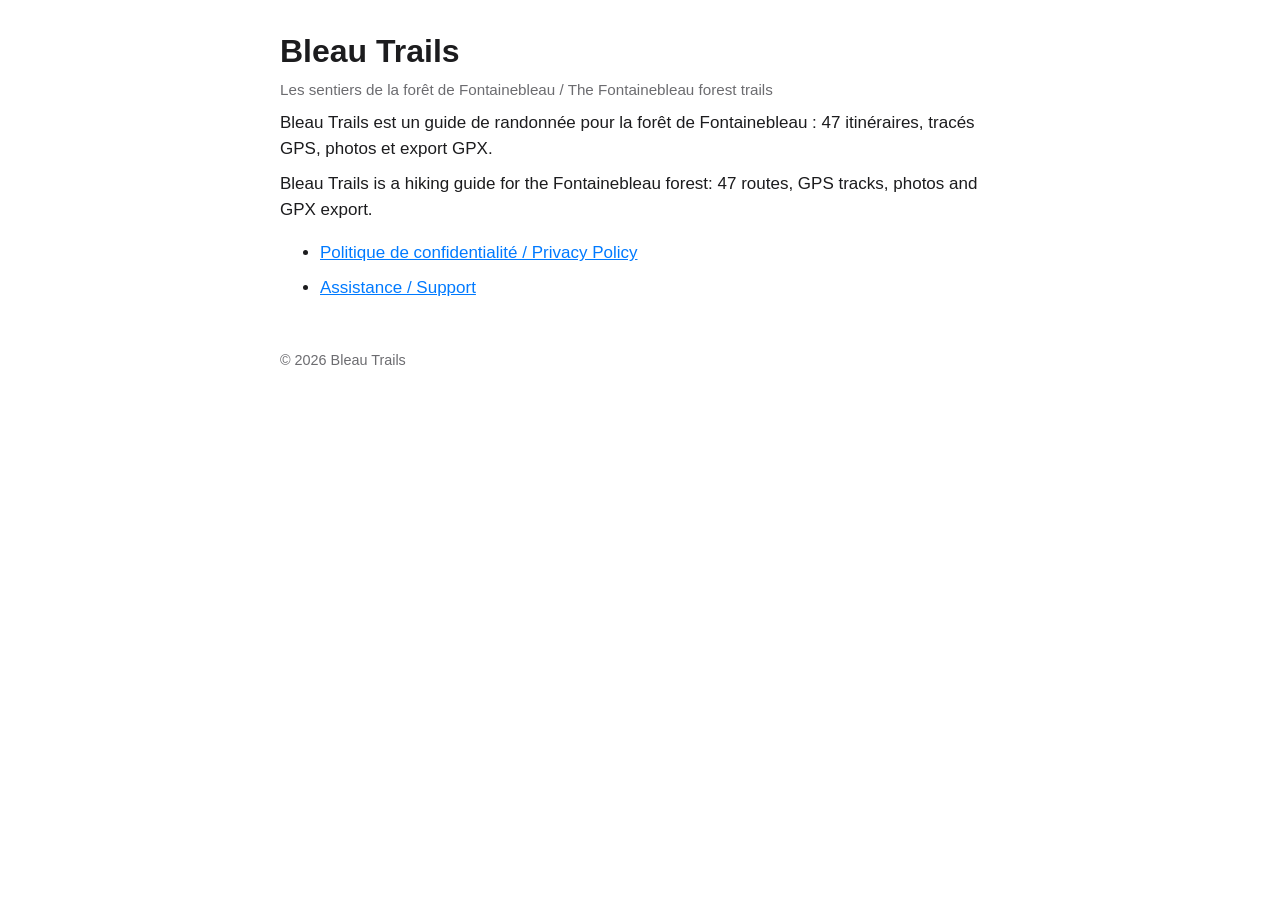
<file: index.html>
<!doctype html>
<html lang="fr">
<head>
  <meta charset="utf-8">
  <meta name="viewport" content="width=device-width, initial-scale=1">
  <title>Bleau Trails</title>
  <link rel="stylesheet" href="style.css">
</head>
<body>
<main>
  <h1>Bleau Trails</h1>
  <p class="muted">Les sentiers de la forêt de Fontainebleau / The Fontainebleau forest trails</p>
  <p>Bleau Trails est un guide de randonnée pour la forêt de Fontainebleau : 47 itinéraires, tracés GPS, photos et export GPX.</p>
  <p>Bleau Trails is a hiking guide for the Fontainebleau forest: 47 routes, GPS tracks, photos and GPX export.</p>
  <ul>
    <li><a href="privacy.html">Politique de confidentialité / Privacy Policy</a></li>
    <li><a href="support.html">Assistance / Support</a></li>
  </ul>
  <footer>© 2026 Bleau Trails</footer>
</main>
</body>
</html>
</file>
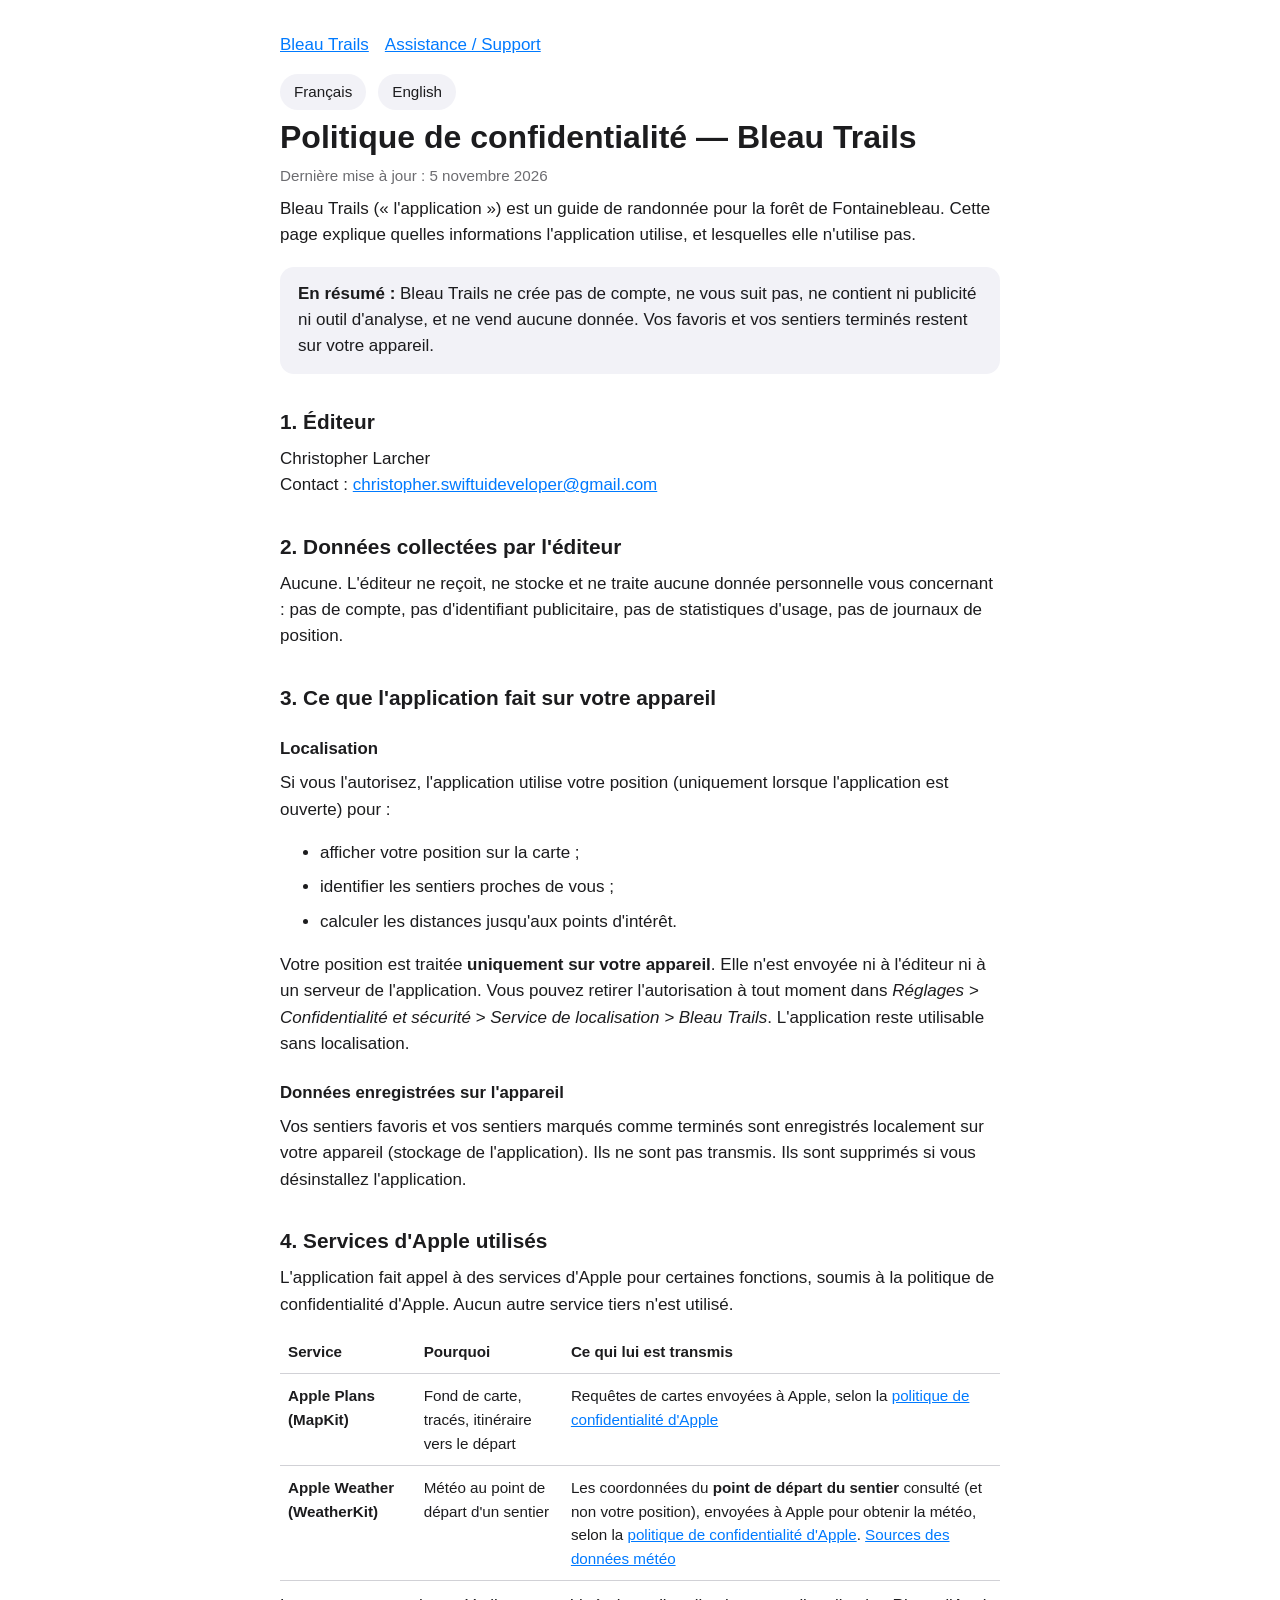
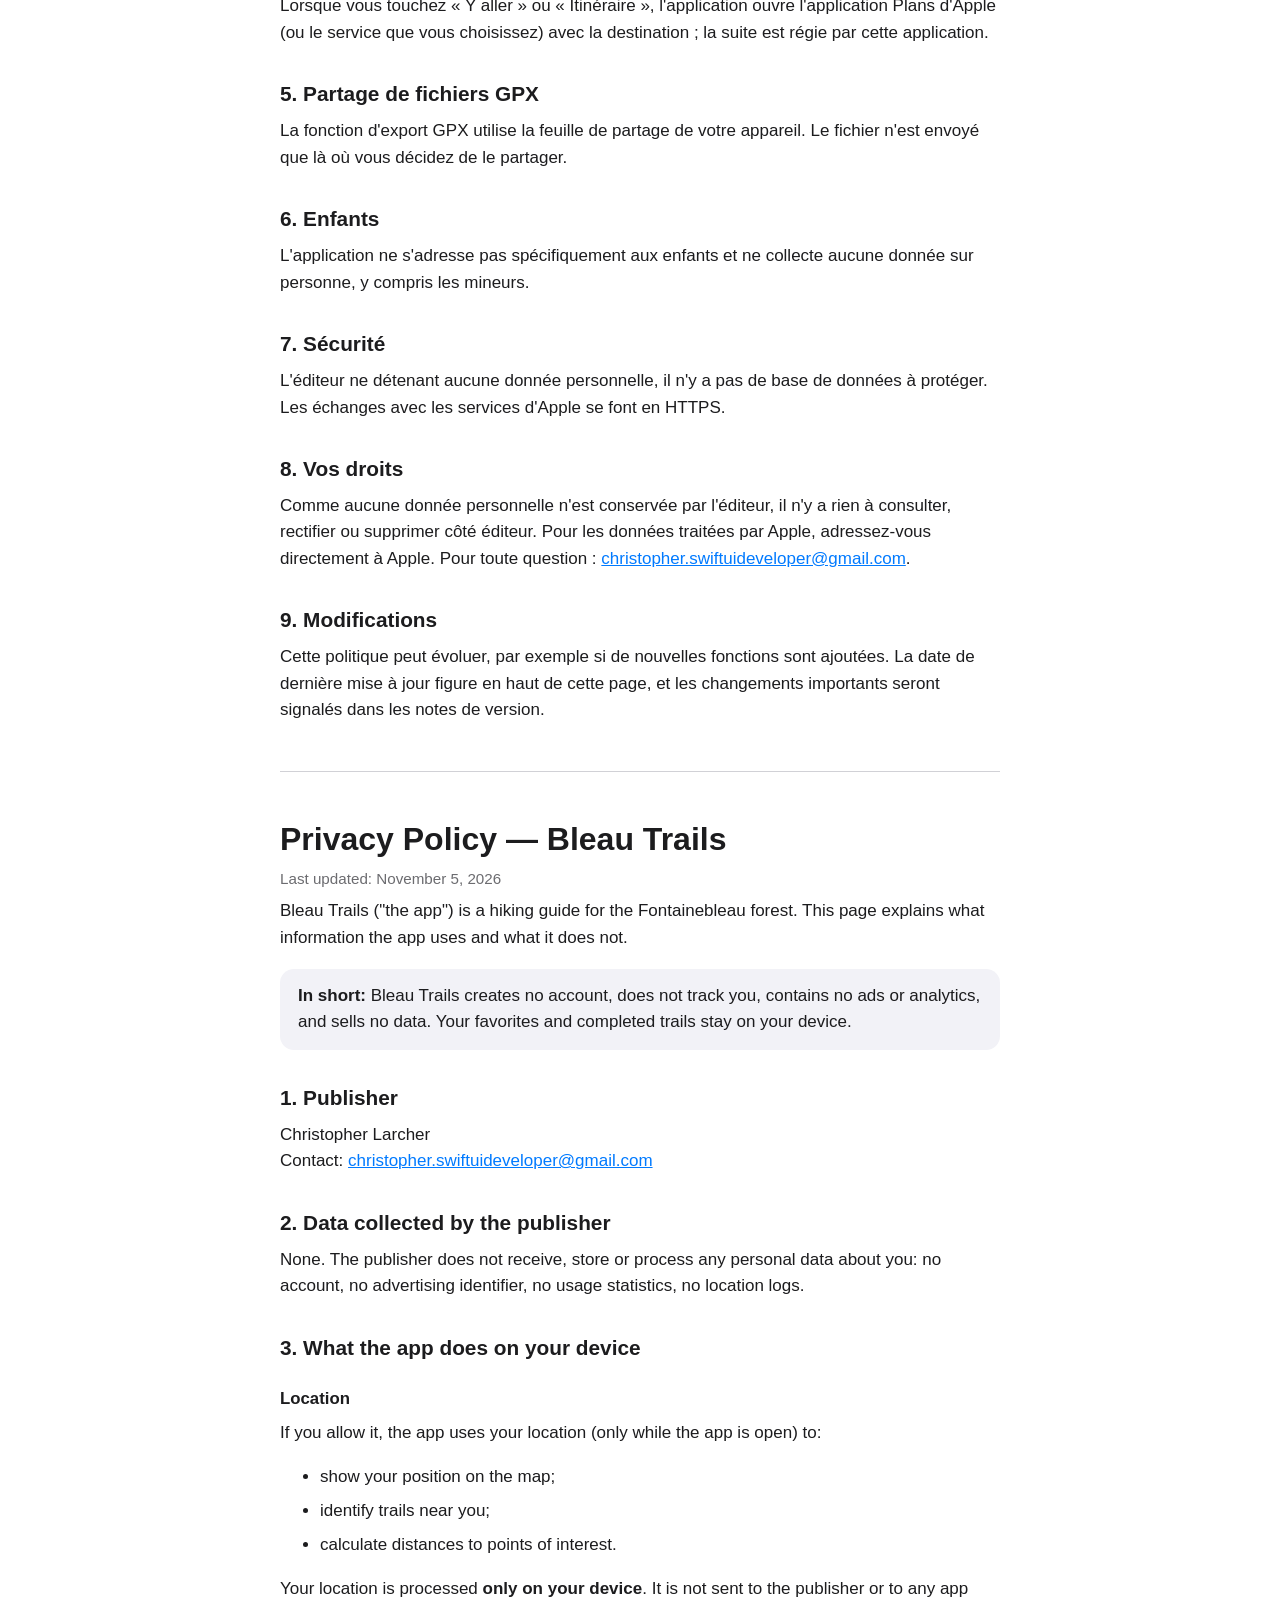
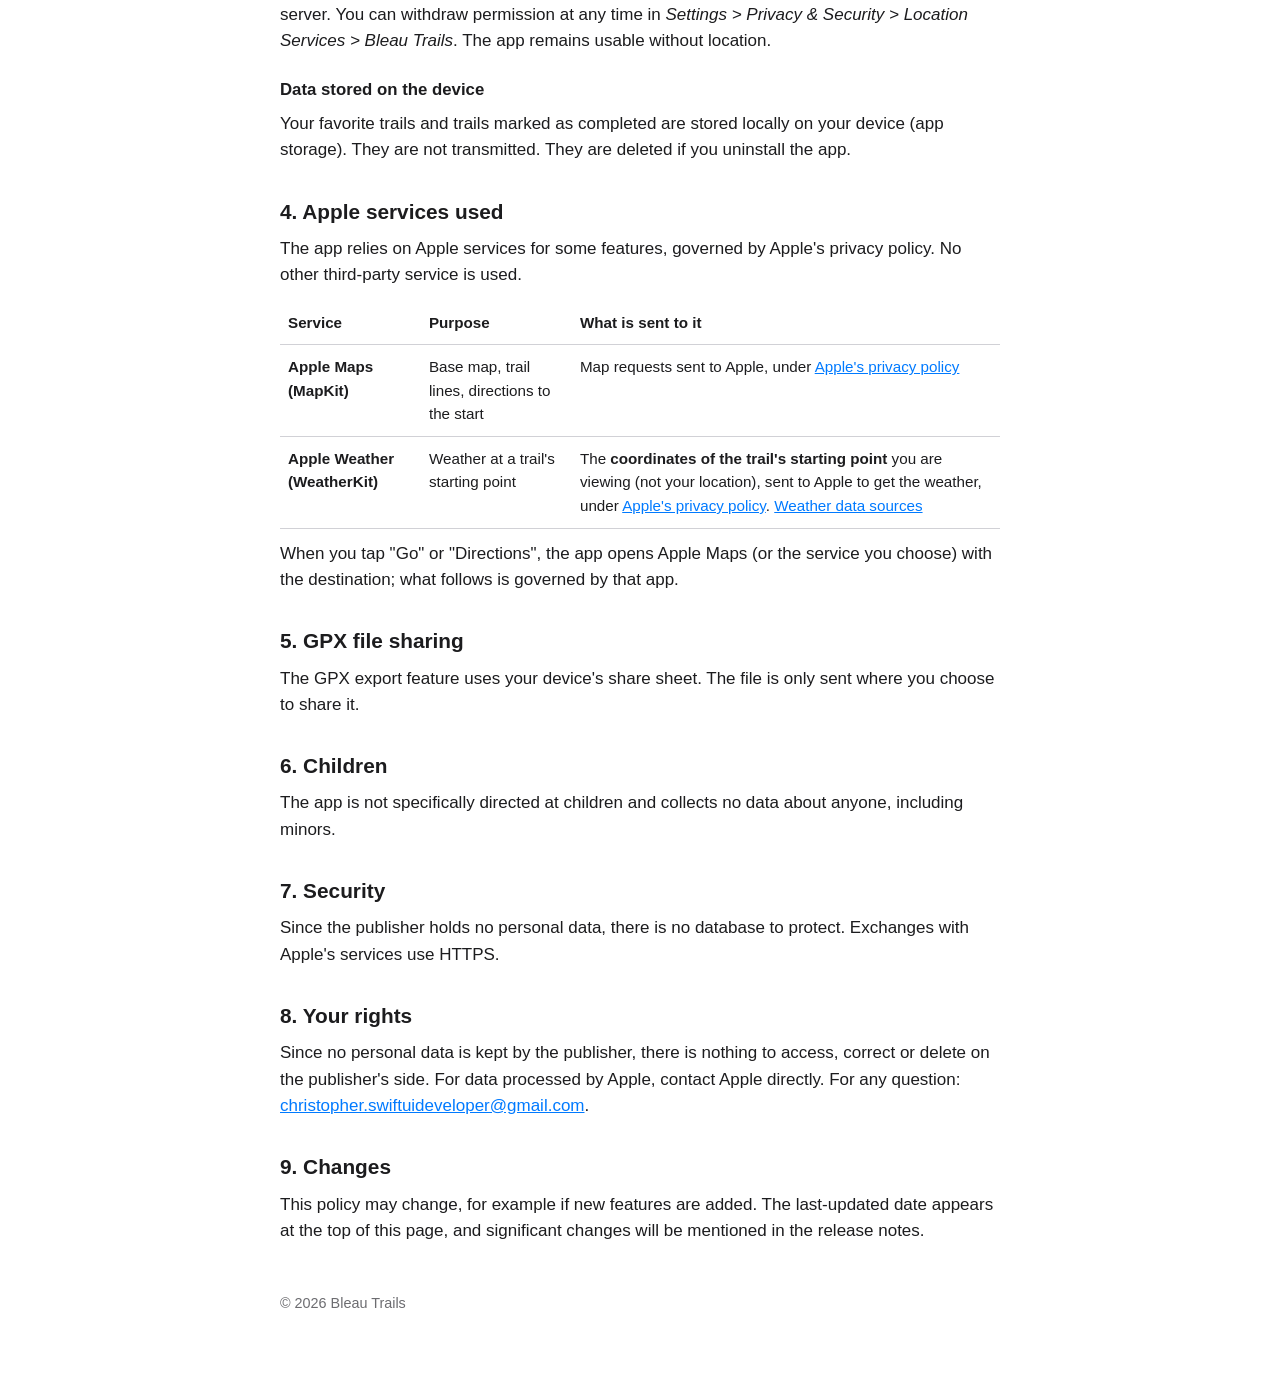
<file: privacy.html>
<!doctype html>
<html lang="fr">
<head>
  <meta charset="utf-8">
  <meta name="viewport" content="width=device-width, initial-scale=1">
  <title>Bleau Trails — Politique de confidentialité / Privacy Policy</title>
  <link rel="stylesheet" href="style.css">
</head>
<body>
<main>
  <nav><a href="index.html">Bleau Trails</a><a href="support.html">Assistance / Support</a></nav>
  <div class="lang"><a href="#fr">Français</a><a href="#en">English</a></div>

  <section id="fr" lang="fr">
    <h1>Politique de confidentialité — Bleau Trails</h1>
    <p class="muted">Dernière mise à jour : 5 novembre 2026</p>
    <p>Bleau Trails (« l'application ») est un guide de randonnée pour la forêt de Fontainebleau. Cette page explique quelles informations l'application utilise, et lesquelles elle n'utilise pas.</p>
    <div class="summary"><strong>En résumé :</strong> Bleau Trails ne crée pas de compte, ne vous suit pas, ne contient ni publicité ni outil d'analyse, et ne vend aucune donnée. Vos favoris et vos sentiers terminés restent sur votre appareil.</div>

    <h2>1. Éditeur</h2>
    <p>Christopher Larcher<br>Contact : <a href="mailto:christopher.swiftuideveloper@gmail.com">christopher.swiftuideveloper@gmail.com</a></p>

    <h2>2. Données collectées par l'éditeur</h2>
    <p>Aucune. L'éditeur ne reçoit, ne stocke et ne traite aucune donnée personnelle vous concernant : pas de compte, pas d'identifiant publicitaire, pas de statistiques d'usage, pas de journaux de position.</p>

    <h2>3. Ce que l'application fait sur votre appareil</h2>
    <h3>Localisation</h3>
    <p>Si vous l'autorisez, l'application utilise votre position (uniquement lorsque l'application est ouverte) pour :</p>
    <ul>
      <li>afficher votre position sur la carte ;</li>
      <li>identifier les sentiers proches de vous ;</li>
      <li>calculer les distances jusqu'aux points d'intérêt.</li>
    </ul>
    <p>Votre position est traitée <strong>uniquement sur votre appareil</strong>. Elle n'est envoyée ni à l'éditeur ni à un serveur de l'application. Vous pouvez retirer l'autorisation à tout moment dans <em>Réglages &gt; Confidentialité et sécurité &gt; Service de localisation &gt; Bleau Trails</em>. L'application reste utilisable sans localisation.</p>
    <h3>Données enregistrées sur l'appareil</h3>
    <p>Vos sentiers favoris et vos sentiers marqués comme terminés sont enregistrés localement sur votre appareil (stockage de l'application). Ils ne sont pas transmis. Ils sont supprimés si vous désinstallez l'application.</p>

    <h2>4. Services d'Apple utilisés</h2>
    <p>L'application fait appel à des services d'Apple pour certaines fonctions, soumis à la politique de confidentialité d'Apple. Aucun autre service tiers n'est utilisé.</p>
    <table>
      <tr><th>Service</th><th>Pourquoi</th><th>Ce qui lui est transmis</th></tr>
      <tr><td><strong>Apple Plans (MapKit)</strong></td><td>Fond de carte, tracés, itinéraire vers le départ</td><td>Requêtes de cartes envoyées à Apple, selon la <a href="https://www.apple.com/fr/legal/privacy/">politique de confidentialité d'Apple</a></td></tr>
      <tr><td><strong>Apple Weather (WeatherKit)</strong></td><td>Météo au point de départ d'un sentier</td><td>Les coordonnées du <strong>point de départ du sentier</strong> consulté (et non votre position), envoyées à Apple pour obtenir la météo, selon la <a href="https://www.apple.com/fr/legal/privacy/">politique de confidentialité d'Apple</a>. <a href="https://weatherkit.apple.com/legal-attribution.html">Sources des données météo</a></td></tr>
    </table>
    <p>Lorsque vous touchez « Y aller » ou « Itinéraire », l'application ouvre l'application Plans d'Apple (ou le service que vous choisissez) avec la destination ; la suite est régie par cette application.</p>

    <h2>5. Partage de fichiers GPX</h2>
    <p>La fonction d'export GPX utilise la feuille de partage de votre appareil. Le fichier n'est envoyé que là où vous décidez de le partager.</p>

    <h2>6. Enfants</h2>
    <p>L'application ne s'adresse pas spécifiquement aux enfants et ne collecte aucune donnée sur personne, y compris les mineurs.</p>

    <h2>7. Sécurité</h2>
    <p>L'éditeur ne détenant aucune donnée personnelle, il n'y a pas de base de données à protéger. Les échanges avec les services d'Apple se font en HTTPS.</p>

    <h2>8. Vos droits</h2>
    <p>Comme aucune donnée personnelle n'est conservée par l'éditeur, il n'y a rien à consulter, rectifier ou supprimer côté éditeur. Pour les données traitées par Apple, adressez-vous directement à Apple. Pour toute question : <a href="mailto:christopher.swiftuideveloper@gmail.com">christopher.swiftuideveloper@gmail.com</a>.</p>

    <h2>9. Modifications</h2>
    <p>Cette politique peut évoluer, par exemple si de nouvelles fonctions sont ajoutées. La date de dernière mise à jour figure en haut de cette page, et les changements importants seront signalés dans les notes de version.</p>
  </section>

  <hr>

  <section id="en" lang="en">
    <h1>Privacy Policy — Bleau Trails</h1>
    <p class="muted">Last updated: November 5, 2026</p>
    <p>Bleau Trails ("the app") is a hiking guide for the Fontainebleau forest. This page explains what information the app uses and what it does not.</p>
    <div class="summary"><strong>In short:</strong> Bleau Trails creates no account, does not track you, contains no ads or analytics, and sells no data. Your favorites and completed trails stay on your device.</div>

    <h2>1. Publisher</h2>
    <p>Christopher Larcher<br>Contact: <a href="mailto:christopher.swiftuideveloper@gmail.com">christopher.swiftuideveloper@gmail.com</a></p>

    <h2>2. Data collected by the publisher</h2>
    <p>None. The publisher does not receive, store or process any personal data about you: no account, no advertising identifier, no usage statistics, no location logs.</p>

    <h2>3. What the app does on your device</h2>
    <h3>Location</h3>
    <p>If you allow it, the app uses your location (only while the app is open) to:</p>
    <ul>
      <li>show your position on the map;</li>
      <li>identify trails near you;</li>
      <li>calculate distances to points of interest.</li>
    </ul>
    <p>Your location is processed <strong>only on your device</strong>. It is not sent to the publisher or to any app server. You can withdraw permission at any time in <em>Settings &gt; Privacy &amp; Security &gt; Location Services &gt; Bleau Trails</em>. The app remains usable without location.</p>
    <h3>Data stored on the device</h3>
    <p>Your favorite trails and trails marked as completed are stored locally on your device (app storage). They are not transmitted. They are deleted if you uninstall the app.</p>

    <h2>4. Apple services used</h2>
    <p>The app relies on Apple services for some features, governed by Apple's privacy policy. No other third-party service is used.</p>
    <table>
      <tr><th>Service</th><th>Purpose</th><th>What is sent to it</th></tr>
      <tr><td><strong>Apple Maps (MapKit)</strong></td><td>Base map, trail lines, directions to the start</td><td>Map requests sent to Apple, under <a href="https://www.apple.com/legal/privacy/">Apple's privacy policy</a></td></tr>
      <tr><td><strong>Apple Weather (WeatherKit)</strong></td><td>Weather at a trail's starting point</td><td>The <strong>coordinates of the trail's starting point</strong> you are viewing (not your location), sent to Apple to get the weather, under <a href="https://www.apple.com/legal/privacy/">Apple's privacy policy</a>. <a href="https://weatherkit.apple.com/legal-attribution.html">Weather data sources</a></td></tr>
    </table>
    <p>When you tap "Go" or "Directions", the app opens Apple Maps (or the service you choose) with the destination; what follows is governed by that app.</p>

    <h2>5. GPX file sharing</h2>
    <p>The GPX export feature uses your device's share sheet. The file is only sent where you choose to share it.</p>

    <h2>6. Children</h2>
    <p>The app is not specifically directed at children and collects no data about anyone, including minors.</p>

    <h2>7. Security</h2>
    <p>Since the publisher holds no personal data, there is no database to protect. Exchanges with Apple's services use HTTPS.</p>

    <h2>8. Your rights</h2>
    <p>Since no personal data is kept by the publisher, there is nothing to access, correct or delete on the publisher's side. For data processed by Apple, contact Apple directly. For any question: <a href="mailto:christopher.swiftuideveloper@gmail.com">christopher.swiftuideveloper@gmail.com</a>.</p>

    <h2>9. Changes</h2>
    <p>This policy may change, for example if new features are added. The last-updated date appears at the top of this page, and significant changes will be mentioned in the release notes.</p>
  </section>

  <footer>© 2026 Bleau Trails</footer>
</main>
</body>
</html>
</file>
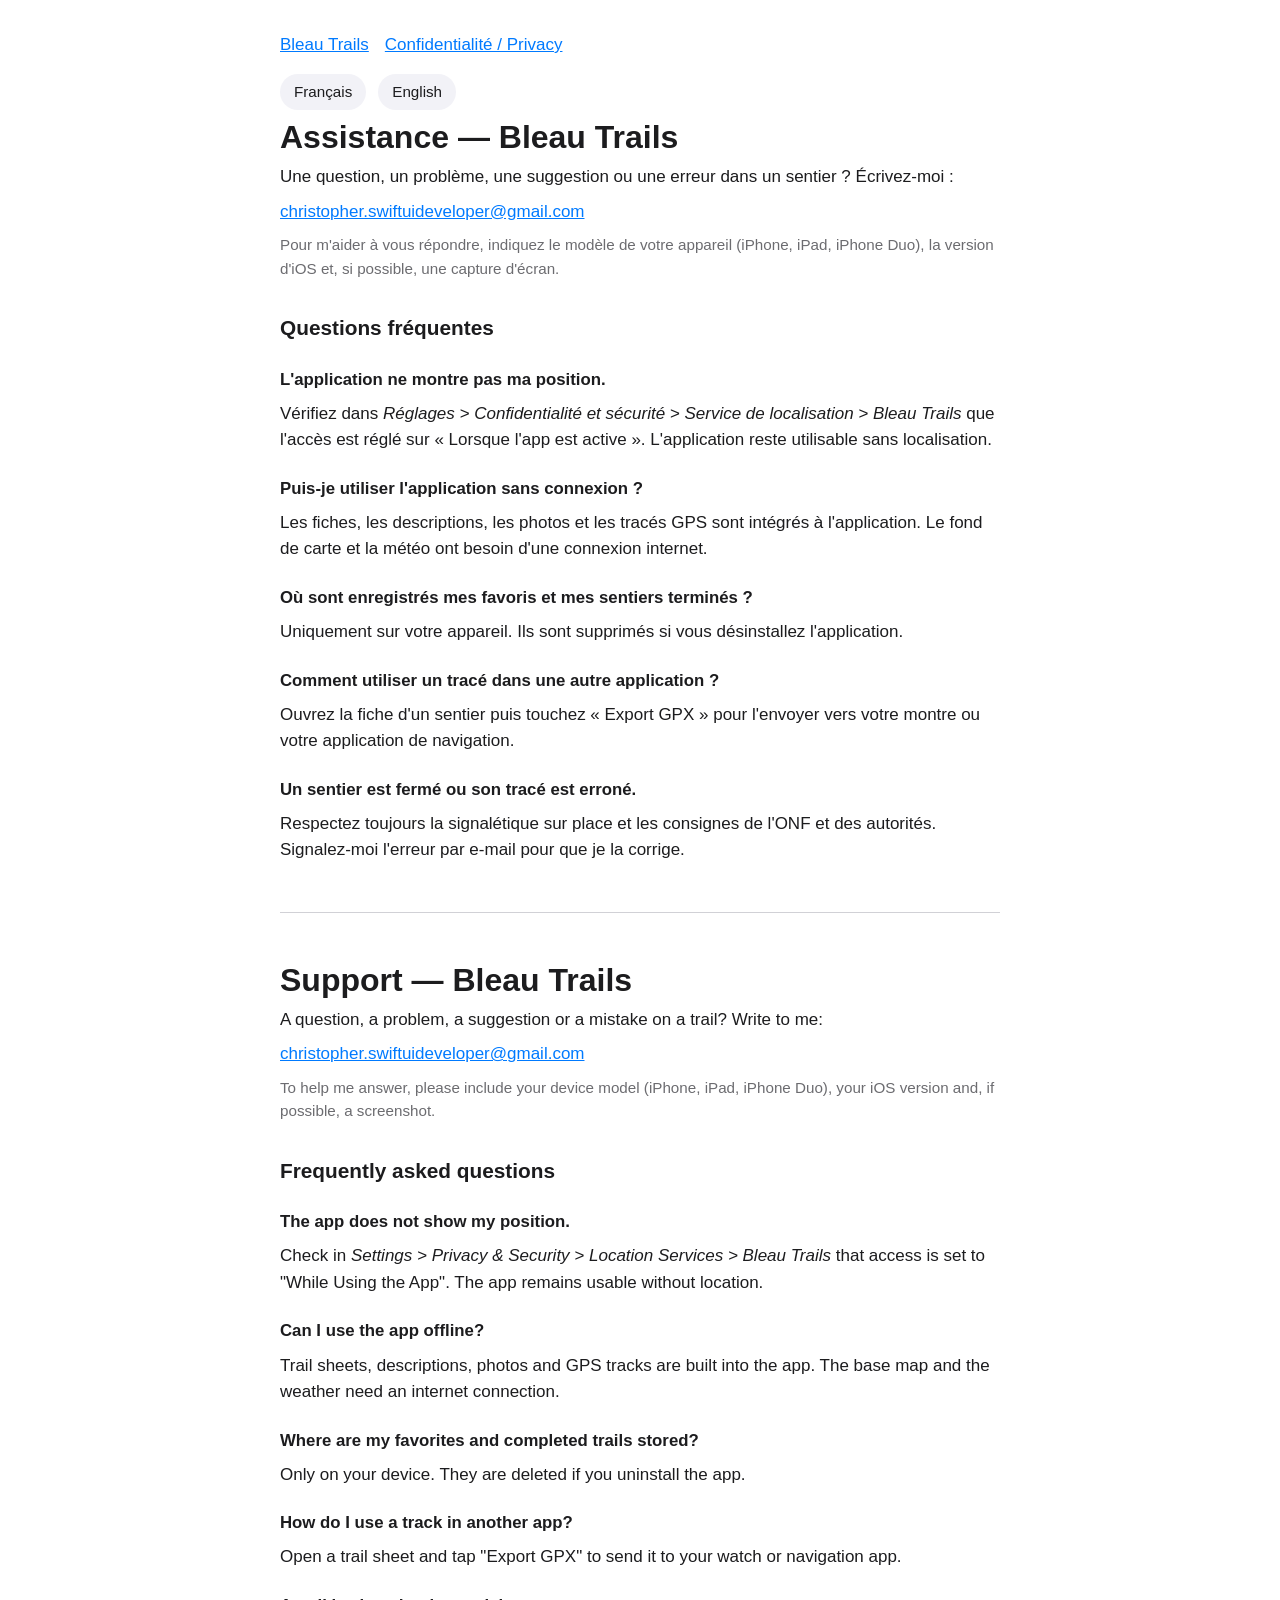
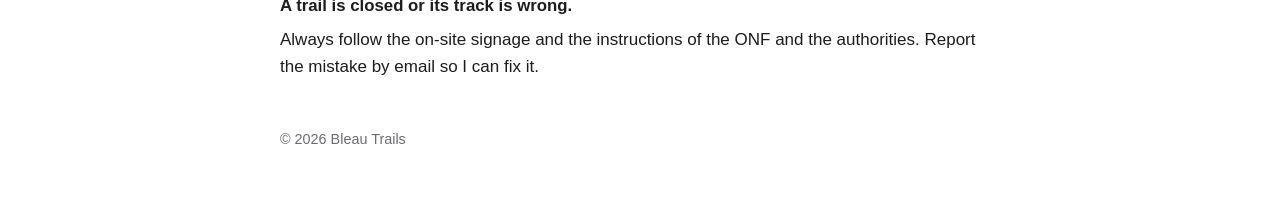
<file: support.html>
<!doctype html>
<html lang="fr">
<head>
  <meta charset="utf-8">
  <meta name="viewport" content="width=device-width, initial-scale=1">
  <title>Bleau Trails — Assistance / Support</title>
  <link rel="stylesheet" href="style.css">
</head>
<body>
<main>
  <nav><a href="index.html">Bleau Trails</a><a href="privacy.html">Confidentialité / Privacy</a></nav>
  <div class="lang"><a href="#fr">Français</a><a href="#en">English</a></div>

  <section id="fr" lang="fr">
    <h1>Assistance — Bleau Trails</h1>
    <p>Une question, un problème, une suggestion ou une erreur dans un sentier ? Écrivez-moi :</p>
    <p><a href="mailto:christopher.swiftuideveloper@gmail.com">christopher.swiftuideveloper@gmail.com</a></p>
    <p class="muted">Pour m'aider à vous répondre, indiquez le modèle de votre appareil (iPhone, iPad, iPhone Duo), la version d'iOS et, si possible, une capture d'écran.</p>

    <h2>Questions fréquentes</h2>
    <h3>L'application ne montre pas ma position.</h3>
    <p>Vérifiez dans <em>Réglages &gt; Confidentialité et sécurité &gt; Service de localisation &gt; Bleau Trails</em> que l'accès est réglé sur « Lorsque l'app est active ». L'application reste utilisable sans localisation.</p>
    <h3>Puis-je utiliser l'application sans connexion ?</h3>
    <p>Les fiches, les descriptions, les photos et les tracés GPS sont intégrés à l'application. Le fond de carte et la météo ont besoin d'une connexion internet.</p>
    <h3>Où sont enregistrés mes favoris et mes sentiers terminés ?</h3>
    <p>Uniquement sur votre appareil. Ils sont supprimés si vous désinstallez l'application.</p>
    <h3>Comment utiliser un tracé dans une autre application ?</h3>
    <p>Ouvrez la fiche d'un sentier puis touchez « Export GPX » pour l'envoyer vers votre montre ou votre application de navigation.</p>
    <h3>Un sentier est fermé ou son tracé est erroné.</h3>
    <p>Respectez toujours la signalétique sur place et les consignes de l'ONF et des autorités. Signalez-moi l'erreur par e-mail pour que je la corrige.</p>
  </section>

  <hr>

  <section id="en" lang="en">
    <h1>Support — Bleau Trails</h1>
    <p>A question, a problem, a suggestion or a mistake on a trail? Write to me:</p>
    <p><a href="mailto:christopher.swiftuideveloper@gmail.com">christopher.swiftuideveloper@gmail.com</a></p>
    <p class="muted">To help me answer, please include your device model (iPhone, iPad, iPhone Duo), your iOS version and, if possible, a screenshot.</p>

    <h2>Frequently asked questions</h2>
    <h3>The app does not show my position.</h3>
    <p>Check in <em>Settings &gt; Privacy &amp; Security &gt; Location Services &gt; Bleau Trails</em> that access is set to "While Using the App". The app remains usable without location.</p>
    <h3>Can I use the app offline?</h3>
    <p>Trail sheets, descriptions, photos and GPS tracks are built into the app. The base map and the weather need an internet connection.</p>
    <h3>Where are my favorites and completed trails stored?</h3>
    <p>Only on your device. They are deleted if you uninstall the app.</p>
    <h3>How do I use a track in another app?</h3>
    <p>Open a trail sheet and tap "Export GPX" to send it to your watch or navigation app.</p>
    <h3>A trail is closed or its track is wrong.</h3>
    <p>Always follow the on-site signage and the instructions of the ONF and the authorities. Report the mistake by email so I can fix it.</p>
  </section>

  <footer>© 2026 Bleau Trails</footer>
</main>
</body>
</html>
</file>
<file: style.css>
:root {
  --bg: #ffffff;
  --fg: #1c1c1e;
  --muted: #6c6c70;
  --accent: #007aff;
  --card: #f2f2f7;
  --line: #d1d1d6;
}
@media (prefers-color-scheme: dark) {
  :root {
    --bg: #000000;
    --fg: #f2f2f7;
    --muted: #98989d;
    --accent: #0a84ff;
    --card: #1c1c1e;
    --line: #38383a;
  }
}
* { box-sizing: border-box; }
body {
  margin: 0;
  background: var(--bg);
  color: var(--fg);
  font: 17px/1.55 -apple-system, BlinkMacSystemFont, "Segoe UI", Roboto, Helvetica, Arial, sans-serif;
}
main { max-width: 760px; margin: 0 auto; padding: 32px 20px 64px; }
h1 { font-size: 2rem; line-height: 1.2; margin: 0 0 4px; }
h2 { font-size: 1.3rem; margin: 2rem 0 .5rem; }
h3 { font-size: 1.05rem; margin: 1.4rem 0 .3rem; }
p, li { margin: .5rem 0; }
a { color: var(--accent); }
.muted { color: var(--muted); font-size: .95rem; }
.lang { display: flex; gap: 12px; margin: 16px 0 8px; }
.lang a {
  padding: 6px 14px; border-radius: 999px; background: var(--card);
  text-decoration: none; color: var(--fg); font-size: .95rem;
}
.summary {
  background: var(--card); border-radius: 14px; padding: 14px 18px; margin: 18px 0;
}
table { width: 100%; border-collapse: collapse; margin: 12px 0; font-size: .95rem; }
th, td { text-align: left; vertical-align: top; padding: 10px 8px; border-bottom: 1px solid var(--line); }
hr { border: 0; border-top: 1px solid var(--line); margin: 48px 0; }
nav a { margin-right: 16px; }
footer { margin-top: 48px; color: var(--muted); font-size: .9rem; }
</file>
